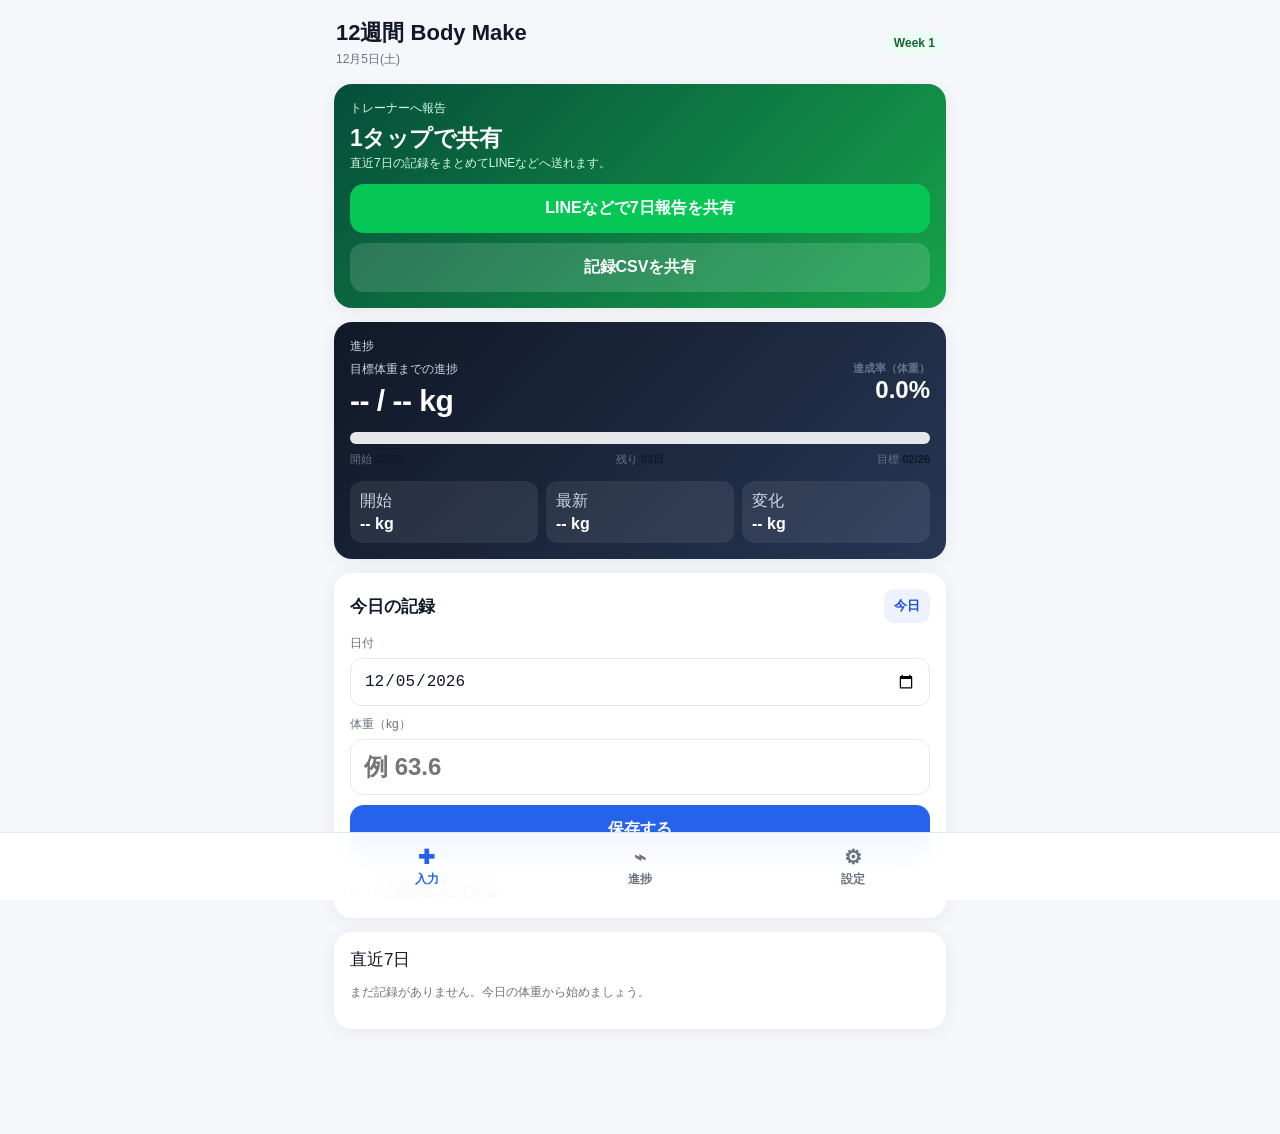
<file: index.html>
<!doctype html>
<html lang="ja">
<head>
<meta charset="utf-8">
<meta name="viewport" content="width=device-width,initial-scale=1,viewport-fit=cover">
<meta name="theme-color" content="#111827">
<meta name="description" content="12週間の体重・食事・活動・睡眠・トレーニングを簡単に記録し、トレーナーへ共有できるボディメイク管理アプリ。">
<meta name="apple-mobile-web-app-capable" content="yes"><meta name="apple-mobile-web-app-status-bar-style" content="default"><meta name="apple-mobile-web-app-title" content="BodyMake 12"><meta name="format-detection" content="telephone=no">
<link rel="manifest" href="manifest.webmanifest"><link rel="apple-touch-icon" href="icon-192.png"><title>BodyMake 12｜12週間ボディメイク管理</title><link rel="stylesheet" href="app.css?v=1.0.2"></head><body>
<div class="app"><div class="top"><div><h1>12週間 Body Make</h1><div class="sub" id="todayText"></div></div><span class="pill" id="weekPill">Week 1</span></div><div id="storageWarning" class="warningBanner" role="alert">このブラウザでは端末内保存が利用できません。入力内容は画面を閉じると失われる可能性があります。</div>
<section id="pageInput"><div class="card shareHero"><div class="label">トレーナーへ報告</div><div class="big" style="font-size:23px">1タップで共有</div><div class="notice">直近7日の記録をまとめてLINEなどへ送れます。</div><div class="shareActions"><button type="button" class="btn lineBtn" onclick="shareWeeklySummary()">LINEなどで7日報告を共有</button><button type="button" class="btn" style="background:rgba(255,255,255,.14);color:white" onclick="shareCSVFile()">記録CSVを共有</button></div></div>
<div class="card hero"><div class="label">進捗</div><div class="progressTopRow"><div><div class="label">目標体重までの進捗</div><div class="big"><span id="lostWeight">--</span> / <span id="goalLossWeight">--</span> kg</div></div><div class="progressPercentBox"><span>達成率（体重）</span><b id="progressPercent">0%</b></div></div><div class="progressTrack" aria-label="目標体重までの進捗"><div id="progressBar" class="progressFill" style="width:0%"></div></div><div class="progressMeta"><span>開始 <b id="progressStartDate">--/--</b></span><span>残り <b id="remainingDays">--日</b></span><span>目標 <b id="progressGoalDate">--/--</b></span></div><div class="kpis"><div class="kpi"><span class="muted">開始</span><b id="startW">-- kg</b></div><div class="kpi"><span class="muted">最新</span><b id="latestW">-- kg</b></div><div class="kpi"><span class="muted">変化</span><b id="changeW">-- kg</b></div></div></div>
<div class="card"><div class="quickTitle"><h2>今日の記録</h2><button type="button" class="smallBtn" onclick="setToday()">今日</button></div><div class="label">日付</div><input type="date" id="date"><div class="space"></div><div class="label">体重（kg）</div><input type="number" id="weight" inputmode="decimal" step="0.1" min="20" max="300" placeholder="例 63.6"><div class="space"></div><button type="button" class="btn primary" onclick="saveRecord()">保存する</button><details><summary>＋ 詳細も入力する</summary><div class="space"></div><div class="grid2"><div><div class="label">体脂肪率 %</div><input type="number" id="bodyfat" step="0.1" min="1" max="70" inputmode="decimal"></div><div><div class="label">摂取 kcal</div><input type="number" id="kcal" min="0" max="10000" inputmode="numeric"></div></div><div class="space"></div><div class="grid3"><div><div class="label">P g</div><input type="number" id="protein" min="0" max="500" inputmode="numeric"></div><div><div class="label">F g</div><input type="number" id="fat" min="0" max="300" inputmode="numeric"></div><div><div class="label">C g</div><input type="number" id="carbs" min="0" max="1000" inputmode="numeric"></div></div><div class="space"></div><div class="grid2"><div><div class="label">歩数</div><input type="number" id="steps" min="0" max="100000" inputmode="numeric"></div><div><div class="label">有酸素 分</div><input type="number" id="cardio" min="0" max="1440" inputmode="numeric"></div></div><div class="space"></div><div class="grid2"><div><div class="label">睡眠 h</div><input type="number" id="sleep" step="0.1" min="0" max="24" inputmode="decimal"></div><div><div class="label">水分 L</div><input type="number" id="water" step="0.1" min="0" max="20" inputmode="decimal"></div></div><div class="space"></div><div class="grid2"><div><div class="label">筋トレ（複数選択可）</div><div class="trainingGrid" id="trainingGroup"><label class="trainingChip"><input type="checkbox" value="胸"><span>胸</span></label><label class="trainingChip"><input type="checkbox" value="背中"><span>背中</span></label><label class="trainingChip"><input type="checkbox" value="肩"><span>肩</span></label><label class="trainingChip"><input type="checkbox" value="脚"><span>脚</span></label><label class="trainingChip"><input type="checkbox" value="腕"><span>腕</span></label><label class="trainingChip"><input type="checkbox" value="腹"><span>腹</span></label><label class="trainingChip"><input type="checkbox" value="休み"><span>休み</span></label><label class="trainingChip"><input type="checkbox" value="その他"><span>その他</span></label></div></div><div><div class="label">調子</div><select id="condition"><option value="">未選択</option><option value="5">5 とても良い</option><option value="4">4 良い</option><option value="3">3 普通</option><option value="2">2 悪い</option><option value="1">1 とても悪い</option></select></div></div><div class="space"></div><div class="label">メモ</div><textarea id="memo" placeholder="トレーニング、食事、疲労など"></textarea></details></div><div class="card"><div class="sectionTitle">直近7日</div><div id="recent"></div></div></section>
<section id="pageProgress" class="hidden"><div class="card"><div class="sectionTitle">目標ペース</div><div class="targetBox"><div class="targetGrid"><div class="targetMetric"><div class="label">残り</div><b id="targetDays">--日</b></div><div class="targetMetric"><div class="label">必要ペース</div><b id="targetWeekly">-- kg/週</b></div><div class="targetMetric"><div class="label">必要変化率</div><b id="targetRate">-- %/週</b></div></div><div class="notice" id="targetMessage" style="margin-top:10px">目標日と目標体重から自動計算します。</div></div></div><div class="card"><div class="sectionTitle">体重推移</div><div class="space"></div><canvas id="chart" class="chart"></canvas><div class="notice">日々の水分変動よりも、7日平均の流れを重視してください。</div></div><div class="card"><div class="sectionTitle">共有される7日レポート</div><div id="sharePreview" class="sharePreview"></div><div class="shareActions"><button type="button" class="btn lineBtn" onclick="shareWeeklySummary()">LINEなどで共有</button><button type="button" class="btn ghost" onclick="copyWeeklySummary()">文章をコピー</button></div><div class="mini">スマホの共有画面が開きます。LINEを選べば、そのまま送信できます。</div></div><div class="card"><div class="sectionTitle">週平均</div><div id="weekly"></div></div></section>
<section id="pageSettings" class="hidden"><div class="card"><div class="sectionTitle">設定</div><div class="space"></div><div class="setup"><div class="grid2"><div><div class="label">クライアント名</div><input type="text" id="clientName" placeholder="例 山田太郎"></div><div><div class="label">担当トレーナー</div><input type="text" id="trainerName" placeholder="例 森下"></div></div><div><div class="label">開始日</div><input type="date" id="startDate"></div><div class="grid2"><div><div class="label">開始体重 kg</div><input type="number" id="startWeight" step="0.1" min="20" max="300"></div><div><div class="label">目標体重 kg</div><input type="number" id="goalWeight" step="0.1" min="20" max="300"></div></div><div><div class="label">目標日</div><input type="date" id="goalDate"></div><div><div class="label">目標摂取 kcal</div><input type="number" id="goalKcal" min="0" max="10000"></div><div class="grid3"><div><div class="label">目標P g</div><input type="number" id="goalP" min="0" max="500"></div><div><div class="label">目標F g</div><input type="number" id="goalF" min="0" max="300"></div><div><div class="label">目標C g</div><input type="number" id="goalC" min="0" max="1000"></div></div><button type="button" class="btn primary" onclick="saveSettings()">設定を保存</button></div></div><div class="card"><div class="sectionTitle">データ・バックアップ</div><div class="space"></div><button class="btn secondary" type="button" onclick="exportCSV()">CSVを書き出す</button><div class="space"></div><button class="btn ghost" type="button" onclick="exportBackup()">完全バックアップ（JSON）</button><div class="space"></div><label class="btn ghost" style="display:block;text-align:center">完全バックアップを復元<input id="backupFile" type="file" accept=".json,application/json" onchange="importBackup(event)" style="display:none"></label><div class="space"></div><label class="btn ghost" style="display:block;text-align:center">CSVを読み込む<input id="csvFile" type="file" accept=".csv,text/csv" onchange="importCSV(event)" style="display:none"></label><div class="space"></div><button class="btn ghost" type="button" onclick="restoreLocalBackup()">直前の端末バックアップから復元</button><div class="space"></div><button class="btn danger" type="button" onclick="clearAll()">全データを削除</button><p class="notice">データは原則この端末内に保存されます。端末交換・ブラウザデータ削除に備え、週1回の完全バックアップを推奨します。</p></div><div class="card"><div class="sectionTitle">ホーム画面に追加</div><p class="notice">iPhone: Safariの共有ボタン →「ホーム画面に追加」。Android: Chromeでは下のボタン、またはメニューからインストールできます。</p><button id="installBtn" class="btn secondary installBtn" type="button" onclick="installApp()">アプリをインストール</button></div><div class="card"><div class="sectionTitle">プライバシー・安全</div><div class="space"></div><div class="safeNote">本アプリは記録・共有を目的としたツールです。医療上の診断・治療を行うものではありません。体調不良、痛み、強い疲労がある場合は運動を中止し、必要に応じて医療専門職へ相談してください。</div><div class="linkRow"><a class="textLink" href="privacy.html">プライバシーポリシー</a><a class="textLink" href="terms.html">利用規約</a></div></div><div class="version">BodyMake 12 v1.0.2</div></section></div>
<div class="tabs"><div class="tabsInner"><button type="button" class="tab active" data-page="Input" onclick="showPage('Input',this)"><span>✚</span>入力</button><button type="button" class="tab" data-page="Progress" onclick="showPage('Progress',this)"><span>⌁</span>進捗</button><button type="button" class="tab" data-page="Settings" onclick="showPage('Settings',this)"><span>⚙</span>設定</button></div></div><div class="toast" id="toast" role="status" aria-live="polite">保存しました</div><script src="app1.js?v=1.0.2" defer></script><script src="app2.js?v=1.0.2" defer></script><script src="app3.js?v=1.0.2" defer></script></body></html>
</file>
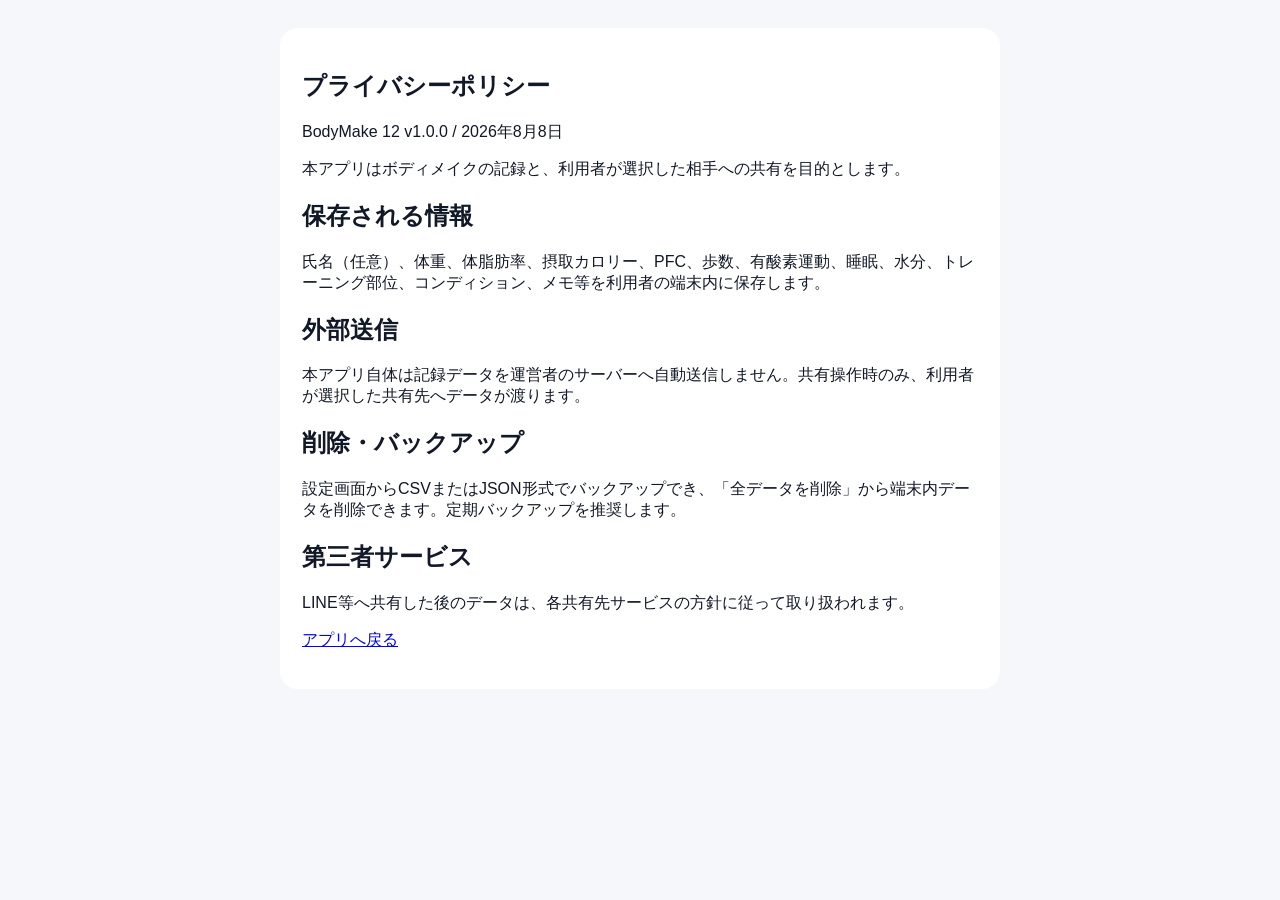
<file: privacy.html>
<!doctype html><html lang="ja"><head><meta charset="utf-8"><meta name="viewport" content="width=device-width,initial-scale=1"><title>プライバシーポリシー｜BodyMake 12</title></head><body style="font-family:-apple-system,BlinkMacSystemFont,'Segoe UI',sans-serif;background:#f6f7fb;color:#111827;margin:0"><main style="max-width:720px;margin:auto;padding:28px 18px 60px"><article style="background:white;border-radius:18px;padding:22px"><h1>プライバシーポリシー</h1><p>BodyMake 12 v1.0.0 / 2026年8月8日</p><p>本アプリはボディメイクの記録と、利用者が選択した相手への共有を目的とします。</p><h2>保存される情報</h2><p>氏名（任意）、体重、体脂肪率、摂取カロリー、PFC、歩数、有酸素運動、睡眠、水分、トレーニング部位、コンディション、メモ等を利用者の端末内に保存します。</p><h2>外部送信</h2><p>本アプリ自体は記録データを運営者のサーバーへ自動送信しません。共有操作時のみ、利用者が選択した共有先へデータが渡ります。</p><h2>削除・バックアップ</h2><p>設定画面からCSVまたはJSON形式でバックアップでき、「全データを削除」から端末内データを削除できます。定期バックアップを推奨します。</p><h2>第三者サービス</h2><p>LINE等へ共有した後のデータは、各共有先サービスの方針に従って取り扱われます。</p><p><a href="./">アプリへ戻る</a></p></article></main></body></html>
</file>
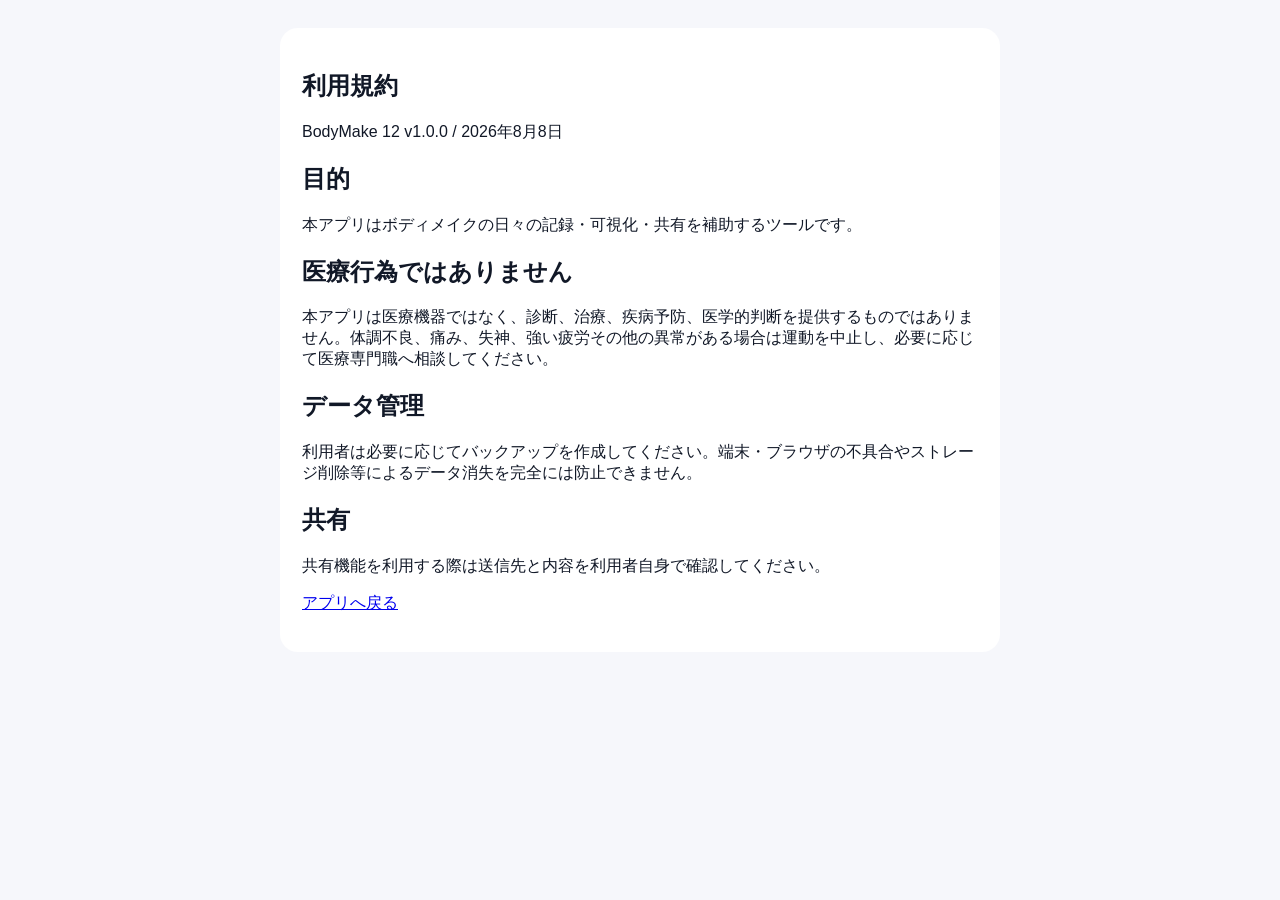
<file: terms.html>
<!doctype html><html lang="ja"><head><meta charset="utf-8"><meta name="viewport" content="width=device-width,initial-scale=1"><title>利用規約｜BodyMake 12</title></head><body style="font-family:-apple-system,BlinkMacSystemFont,'Segoe UI',sans-serif;background:#f6f7fb;color:#111827;margin:0"><main style="max-width:720px;margin:auto;padding:28px 18px 60px"><article style="background:white;border-radius:18px;padding:22px"><h1>利用規約</h1><p>BodyMake 12 v1.0.0 / 2026年8月8日</p><h2>目的</h2><p>本アプリはボディメイクの日々の記録・可視化・共有を補助するツールです。</p><h2>医療行為ではありません</h2><p>本アプリは医療機器ではなく、診断、治療、疾病予防、医学的判断を提供するものではありません。体調不良、痛み、失神、強い疲労その他の異常がある場合は運動を中止し、必要に応じて医療専門職へ相談してください。</p><h2>データ管理</h2><p>利用者は必要に応じてバックアップを作成してください。端末・ブラウザの不具合やストレージ削除等によるデータ消失を完全には防止できません。</p><h2>共有</h2><p>共有機能を利用する際は送信先と内容を利用者自身で確認してください。</p><p><a href="./">アプリへ戻る</a></p></article></main></body></html>
</file>
<file: app.css>
:root{--bg:#f6f7fb;--card:#fff;--text:#111827;--muted:#6b7280;--line:#e5e7eb;--main:#2563eb;--good:#16a34a;--warn:#f59e0b;--bad:#dc2626;--dark:#111827}*{box-sizing:border-box}body{margin:0;font-family:-apple-system,BlinkMacSystemFont,"Segoe UI",sans-serif;background:var(--bg);color:var(--text)}.app{max-width:640px;margin:auto;padding:calc(14px + env(safe-area-inset-top)) 14px calc(90px + env(safe-area-inset-bottom))}.top{display:flex;justify-content:space-between;align-items:center;margin:4px 2px 16px}h1{font-size:22px;margin:0}.sub{font-size:12px;color:var(--muted);margin-top:3px}.card{background:var(--card);border-radius:18px;padding:16px;margin-bottom:14px;box-shadow:0 3px 18px rgba(17,24,39,.06)}.hero{background:linear-gradient(135deg,#111827,#263654);color:white}.hero .muted{color:#cbd5e1}.label{font-size:12px;color:var(--muted);margin-bottom:6px}.hero .label{color:#cbd5e1}.big{font-size:30px;font-weight:800;letter-spacing:-.5px}.kpis{display:grid;grid-template-columns:repeat(3,1fr);gap:8px;margin-top:14px}.kpi{background:rgba(255,255,255,.08);padding:10px;border-radius:12px}.kpi b{font-size:16px;display:block;margin-top:3px}input,select,textarea{width:100%;font-size:16px;border:1px solid var(--line);border-radius:12px;padding:13px;background:white;color:var(--text)}input[type=number]{font-size:24px;font-weight:700}textarea{min-height:82px;resize:vertical}.btn{border:0;border-radius:14px;padding:14px 16px;font-weight:700;font-size:16px;width:100%;cursor:pointer}.primary{background:var(--main);color:#fff}.secondary{background:#eef2ff;color:#1e40af}.ghost{background:#f3f4f6;color:#374151}.danger{background:#fee2e2;color:#991b1b}.quickTitle{display:flex;justify-content:space-between;align-items:center;margin-bottom:12px}.quickTitle h2,.sectionTitle{font-size:17px;margin:0}.smallBtn{border:0;background:#eef2ff;color:#1d4ed8;padding:8px 10px;border-radius:10px;font-weight:700}.grid2{display:grid;grid-template-columns:1fr 1fr;gap:10px}.grid3{display:grid;grid-template-columns:repeat(3,1fr);gap:8px}.trainingGrid{display:flex;flex-wrap:wrap;gap:8px}.trainingChip{position:relative}.trainingChip input{position:absolute;opacity:0;pointer-events:none}.trainingChip span{display:block;padding:10px 13px;border:1px solid var(--line);border-radius:999px;background:#fff;font-size:14px;font-weight:700;color:#4b5563}.trainingChip input:checked+span{background:#dbeafe;border-color:#2563eb;color:#1d4ed8}.trainingChip input:focus-visible+span{outline:3px solid rgba(37,99,235,.28);outline-offset:2px}.targetBox{background:#eff6ff;border:1px solid #bfdbfe;border-radius:14px;padding:13px;margin-top:12px}.targetGrid{display:grid;grid-template-columns:repeat(3,1fr);gap:8px}.targetMetric b{display:block;font-size:17px;margin-top:3px}.shareHero{background:linear-gradient(135deg,#064e3b,#16a34a);color:#fff}.shareHero .label,.shareHero .notice{color:#d1fae5}.sharePreview{white-space:pre-wrap;background:#f8fafc;border:1px solid #e2e8f0;border-radius:14px;padding:13px;font-size:13px;line-height:1.65;color:#334155;margin-top:10px}.shareActions{display:grid;gap:10px;margin-top:12px}.lineBtn{background:#06C755;color:#fff}.mini{font-size:11px;color:var(--muted);margin-top:6px;line-height:1.45}.warningBanner{display:none;background:#fff7ed;border:1px solid #fed7aa;color:#9a3412;border-radius:14px;padding:11px 13px;margin-bottom:12px;font-size:12px;line-height:1.55}.warningBanner.show{display:block}.version{font-size:11px;color:#94a3b8;text-align:center;margin:14px 0 4px}.linkRow{display:flex;gap:10px;flex-wrap:wrap;margin-top:10px}.textLink{font-size:12px;color:#1d4ed8;text-decoration:none;font-weight:700}.safeNote{background:#f8fafc;border:1px solid #e2e8f0;border-radius:12px;padding:11px;font-size:12px;color:#475569;line-height:1.6}.installBtn{display:none}.installBtn.show{display:block}.hidden{display:none!important}details{border-top:1px solid var(--line);margin-top:14px;padding-top:12px}summary{font-weight:700;cursor:pointer;color:#374151}.space{height:10px}.historyItem{display:grid;grid-template-columns:72px 1fr auto;gap:10px;align-items:center;padding:11px 0;border-bottom:1px solid var(--line)}.historyItem:last-child{border-bottom:0}.date{font-size:13px;color:var(--muted)}.weight{font-size:18px;font-weight:800}.delta{font-size:12px}.down{color:var(--good)}.up{color:var(--bad)}.tabs{position:fixed;bottom:0;left:0;right:0;background:rgba(255,255,255,.94);backdrop-filter:blur(12px);border-top:1px solid var(--line);display:flex;justify-content:center;padding-bottom:env(safe-area-inset-bottom)}.tabsInner{max-width:640px;width:100%;display:grid;grid-template-columns:repeat(3,1fr)}.tab{padding:12px 6px;text-align:center;font-size:12px;font-weight:700;color:var(--muted);cursor:pointer;border:0;background:transparent;font-family:inherit}.tab.active{color:var(--main)}.tab span{display:block;font-size:20px;margin-bottom:2px}.chart{width:100%;height:190px;border-radius:12px;background:#fafafa}.pill{display:inline-block;background:#ecfdf5;color:#166534;padding:5px 9px;border-radius:999px;font-size:12px;font-weight:700}.notice{font-size:12px;color:var(--muted);line-height:1.5}.toast{position:fixed;left:50%;bottom:90px;transform:translateX(-50%);background:#111827;color:white;padding:10px 16px;border-radius:999px;font-size:13px;opacity:0;pointer-events:none;transition:.25s}.toast.show{opacity:1}.setup{display:grid;gap:10px}@media(max-width:380px){.grid3{grid-template-columns:1fr}.kpis{grid-template-columns:1fr 1fr}.kpis .kpi:last-child{grid-column:span 2}}
.progressTopRow{display:flex;justify-content:space-between;align-items:flex-start;gap:12px}.progressPercentBox{text-align:right}.progressPercentBox span{display:block;font-size:11px;color:#64748b;font-weight:700}.progressPercentBox b{font-size:24px}.progressTrack{height:12px;background:#e5e7eb;border-radius:999px;overflow:hidden;margin:14px 0 8px}.progressFill{height:100%;background:linear-gradient(90deg,#2563eb,#22c55e);border-radius:999px;transition:width .35s ease}.progressMeta{display:flex;justify-content:space-between;gap:8px;font-size:11px;color:#64748b;margin-bottom:14px}.progressMeta b{color:#111827}
</file>
